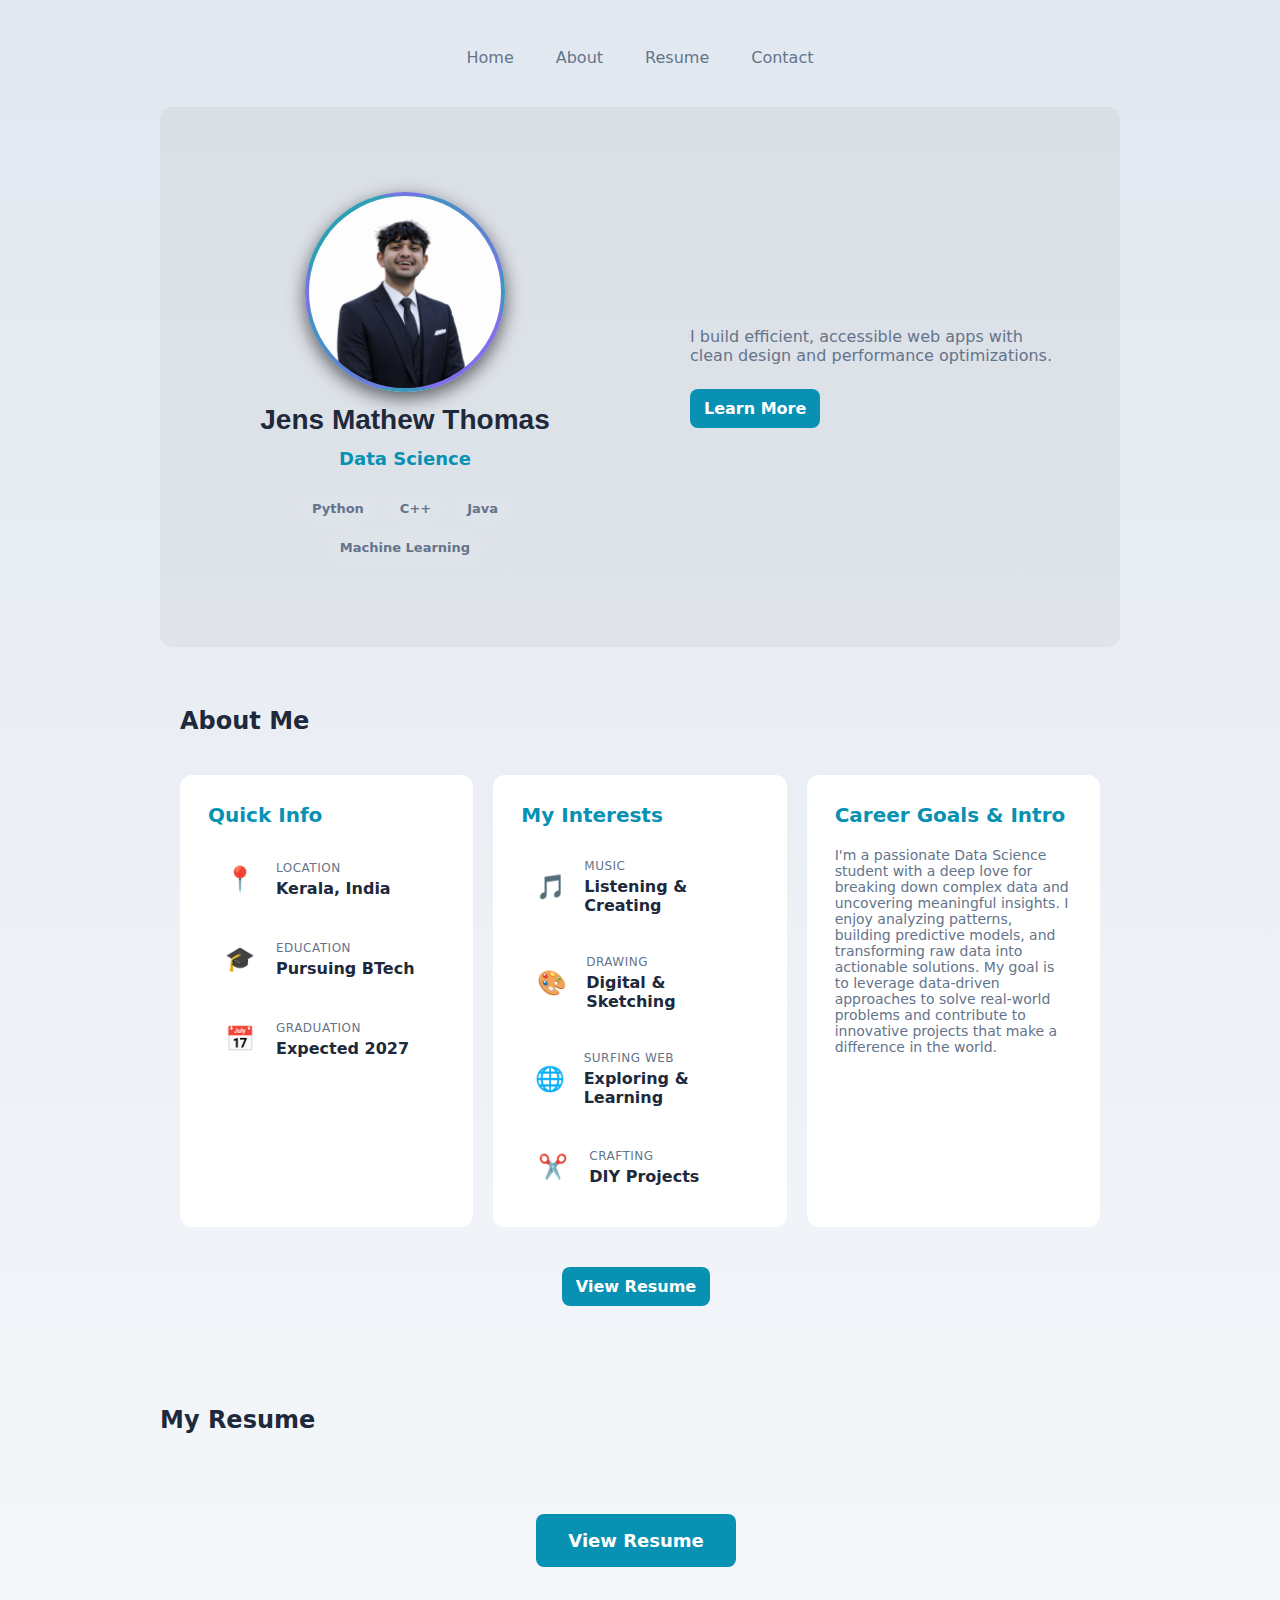
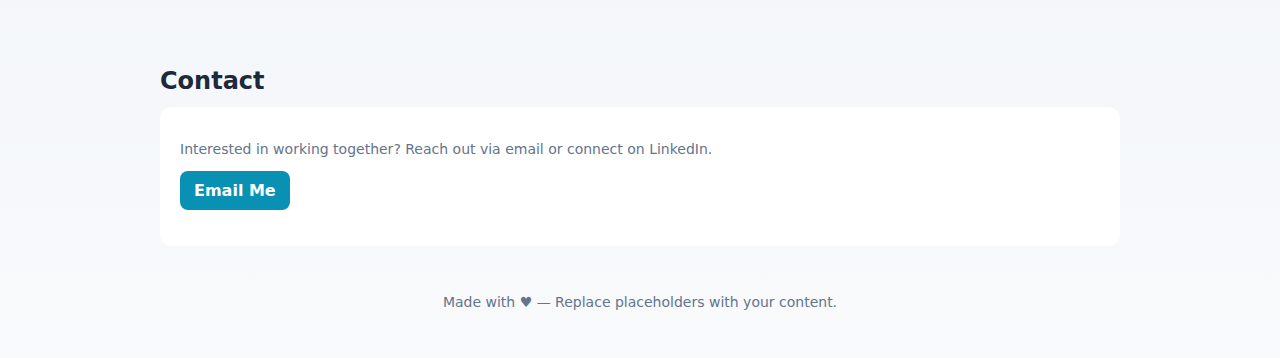
<file: index.html>
<!doctype html>
<html lang="en">
<head>
  <meta charset="utf-8" />
  <meta name="viewport" content="width=device-width,initial-scale=1" />
  <title>Portfolio — Your Name</title>
  <meta name="description" content="Personal portfolio showcasing projects and contact information." />
  <link rel="stylesheet" href="styles.css">
</head>
<body>
  <div class="container">
    <header>
      <nav>
        <a href="#home">Home</a>
        <a href="#about">About</a>
        <a href="#resume">Resume</a>
        <a href="contact.html">Contact</a>
      </nav>
    </header>
    <main>
      <section class="hero" id="home">
        <div class="profile">
          <div class="avatar"><img src="ChatGPT Image Feb 10, 2026, 04_46_55 PM.png" alt="Profile"></div>
          <div class="name">Jens Mathew Thomas</div>
          <div class="field">Data Science</div>
          <div class="chips" id="skills">
            <div class="chip">Python</div>
            <div class="chip">C++</div>
            <div class="chip">Java</div>
            <div class="chip">Machine Learning</div>
          </div>
        </div>
        <aside class="aside">
          <p>I build efficient, accessible web apps with clean design and performance optimizations.</p>
          <div style="margin-top:24px"><a class="btn" href="#about">Learn More</a></div>
        </aside>
      </section>

      <section id="about" class="about-section">
        <h2 style="margin:0 0 20px 0">About Me</h2>
        <div class="about-grid">
          <div class="about-card">
            <h3>Quick Info</h3>
            <div class="info-section">
              <div class="info-item">
                <span class="info-icon">📍</span>
                <div class="info-content">
                  <span class="info-label">Location</span>
                  <span class="info-value">Kerala, India</span>
                </div>
              </div>
              <div class="info-item">
                <span class="info-icon">🎓</span>
                <div class="info-content">
                  <span class="info-label">Education</span>
                  <span class="info-value">Pursuing BTech</span>
                </div>
              </div>
              <div class="info-item">
                <span class="info-icon">📅</span>
                <div class="info-content">
                  <span class="info-label">Graduation</span>
                  <span class="info-value">Expected 2027</span>
                </div>
              </div>
            </div>
          </div>
          <div class="about-card">
            <h3>My Interests</h3>
            <div class="info-section">
              <div class="info-item">
                <span class="info-icon">🎵</span>
                <div class="info-content">
                  <span class="info-label">Music</span>
                  <span class="info-value">Listening & Creating</span>
                </div>
              </div>
              <div class="info-item">
                <span class="info-icon">🎨</span>
                <div class="info-content">
                  <span class="info-label">Drawing</span>
                  <span class="info-value">Digital & Sketching</span>
                </div>
              </div>
              <div class="info-item">
                <span class="info-icon">🌐</span>
                <div class="info-content">
                  <span class="info-label">Surfing Web</span>
                  <span class="info-value">Exploring & Learning</span>
                </div>
              </div>
              <div class="info-item">
                <span class="info-icon">✂️</span>
                <div class="info-content">
                  <span class="info-label">Crafting</span>
                  <span class="info-value">DIY Projects</span>
                </div>
              </div>
            </div>
          </div>
          <div class="about-card">
            <h3>Career Goals & Intro</h3>
            <p class="muted">I'm a passionate Data Science student with a deep love for breaking down complex data and uncovering meaningful insights. I enjoy analyzing patterns, building predictive models, and transforming raw data into actionable solutions. My goal is to leverage data-driven approaches to solve real-world problems and contribute to innovative projects that make a difference in the world.</p>
          </div>
        </div>
        <div style="margin-top:40px;text-align:center">
          <a class="btn" href="resume.html">View Resume</a>
        </div>
      </section>

      <section id="resume">
        <h2 style="margin:0 0 20px 0">My Resume</h2>
        <div style="text-align:center;padding:60px 20px">
          <a class="btn" href="resume.html" style="font-size:18px;padding:16px 32px;">View Resume</a>
        </div>
      </section>

      <section id="contact">
        <h2 style="margin:0 0 12px 0">Contact</h2>
        <div class="card">
          <p class="muted">Interested in working together? Reach out via email or connect on LinkedIn.</p>
          <p style="margin-top:12px"><a class="btn" href="contact.html">Email Me</a></p>
        </div>
      </section>
    </main>

    <footer>Made with ♥ — Replace placeholders with your content.</footer>
  </div>
</body>
</html>
</file>
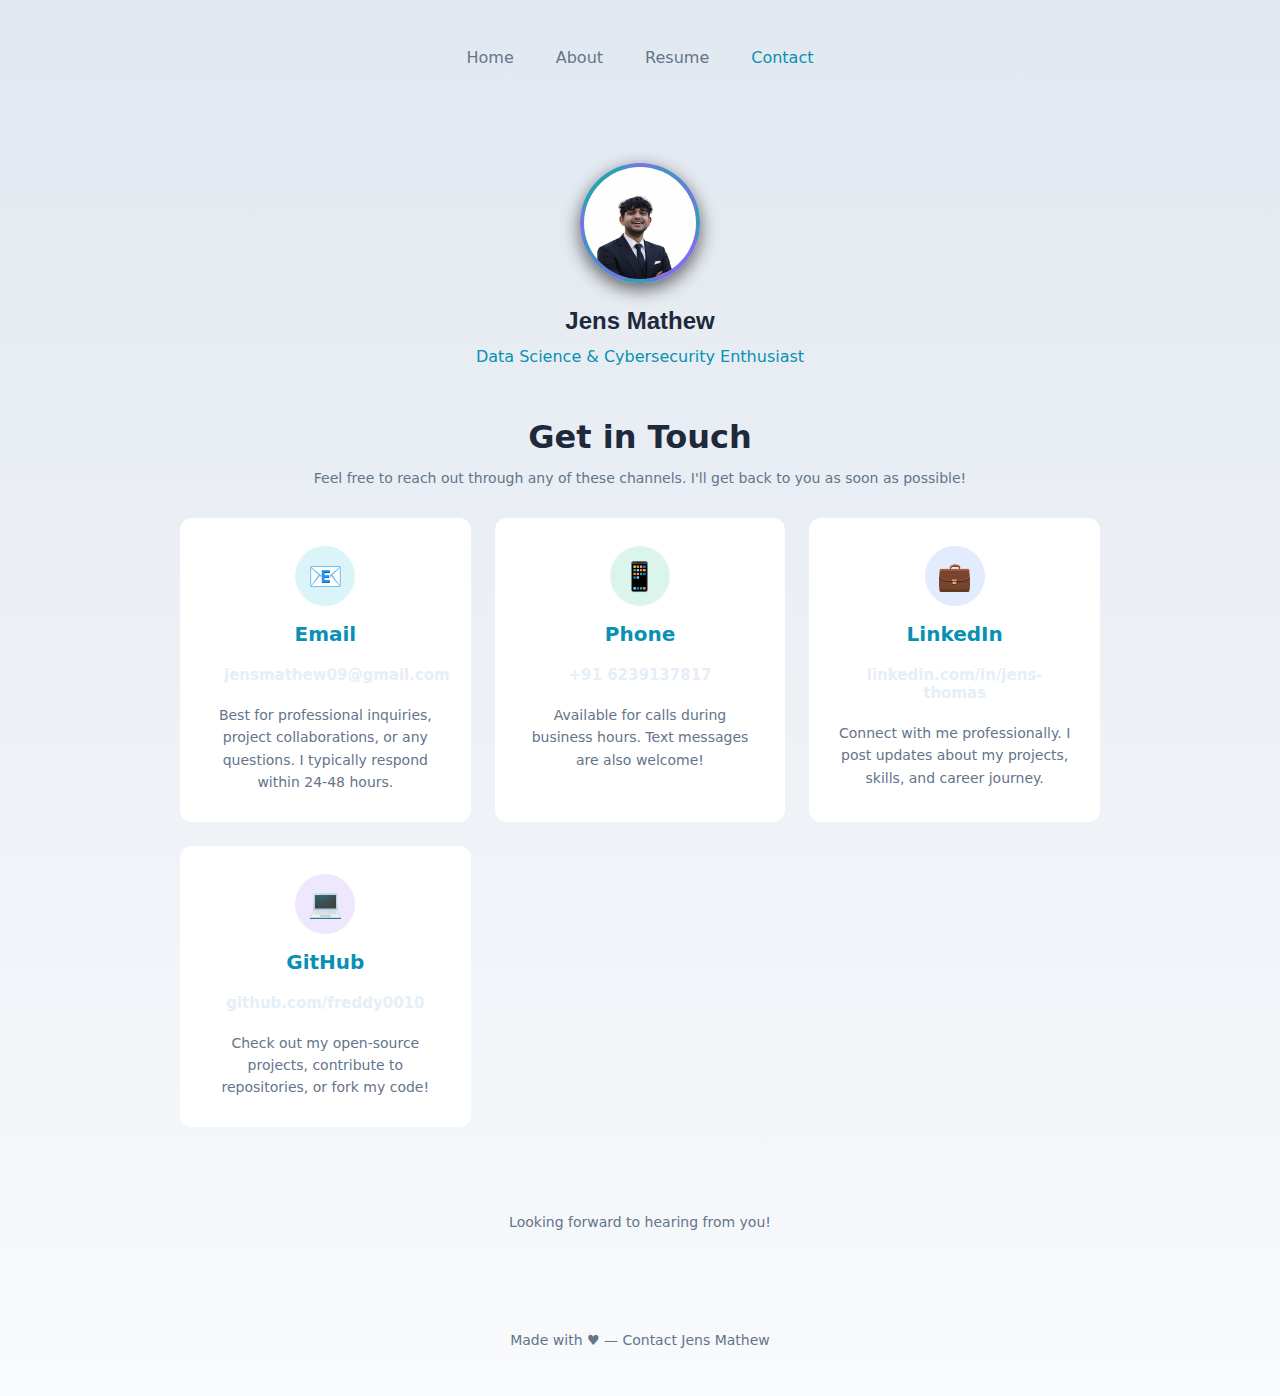
<file: contact.html>
<!doctype html>
<html lang="en">
<head>
  <meta charset="utf-8" />
  <meta name="viewport" content="width=device-width,initial-scale=1" />
  <title>Contact — Jens Mathew</title>
  <meta name="description" content="Get in touch with Jens Mathew via email, phone, LinkedIn, or GitHub." />
  <link rel="stylesheet" href="styles.css">
</head>
<body>
  <div class="container">
    <header>
      <nav>
        <a href="index.html#home">Home</a>
        <a href="index.html#about">About</a>
        <a href="index.html#resume">Resume</a>
        <a href="contact.html" class="active">Contact</a>
      </nav>
    </header>
    <main>
      <section class="contact-page-section">
        <div class="profile">
          <div class="avatar" style="width:120px;height:120px;"><img src="WhatsApp Image 2026-02-09 at 11.16.18 PM.jpeg" alt="Profile"></div>
          <div class="name" style="font-size:24px;margin-top:12px">Jens Mathew</div>
          <div class="field" style="font-size:16px;font-weight:500">Data Science & Cybersecurity Enthusiast</div>
        </div>

        <h1 style="margin:32px 0 8px 0;text-align:center">Get in Touch</h1>
        <p class="muted" style="text-align:center;margin-bottom:32px">Feel free to reach out through any of these channels. I'll get back to you as soon as possible!</p>

        <div class="contact-grid">
          <!-- Email -->
          <div class="contact-card">
            <div class="contact-icon-wrapper" style="background:rgba(6,182,212,0.15)">
              <span class="contact-icon">📧</span>
            </div>
            <h3>Email</h3>
            <a href="mailto:jensmathew09@gmail.com" class="contact-link">jensmathew09@gmail.com</a>
            <p class="contact-description">Best for professional inquiries, project collaborations, or any questions. I typically respond within 24-48 hours.</p>
          </div>

          <!-- Phone -->
          <div class="contact-card">
            <div class="contact-icon-wrapper" style="background:rgba(16,185,129,0.15)">
              <span class="contact-icon">📱</span>
            </div>
            <h3>Phone</h3>
            <a href="tel:+916239137817" class="contact-link">+91 6239137817</a>
            <p class="contact-description">Available for calls during business hours. Text messages are also welcome!</p>
          </div>

          <!-- LinkedIn -->
          <div class="contact-card">
            <div class="contact-icon-wrapper" style="background:rgba(59,130,246,0.15)">
              <span class="contact-icon">💼</span>
            </div>
            <h3>LinkedIn</h3>
            <a href="https://www.linkedin.com/in/jens-thomas-18a24a297/" target="_blank" rel="noopener noreferrer" class="contact-link">linkedin.com/in/jens-thomas</a>
            <p class="contact-description">Connect with me professionally. I post updates about my projects, skills, and career journey.</p>
          </div>

          <!-- GitHub -->
          <div class="contact-card">
            <div class="contact-icon-wrapper" style="background:rgba(139,92,246,0.15)">
              <span class="contact-icon">💻</span>
            </div>
            <h3>GitHub</h3>
            <a href="https://github.com/freddy0010" target="_blank" rel="noopener noreferrer" class="contact-link">github.com/freddy0010</a>
            <p class="contact-description">Check out my open-source projects, contribute to repositories, or fork my code!</p>
          </div>
        </div>

        <div class="contact-footer">
          <p class="muted">Looking forward to hearing from you!</p>
        </div>
      </section>
    </main>

    <footer>Made with ♥ — Contact Jens Mathew</footer>
  </div>

  <style>
    /* Contact page specific styles */
    .contact-page-section {
      padding: 40px 20px;
      max-width: 1000px;
      margin: 0 auto;
    }

    .contact-grid {
      display: grid;
      grid-template-columns: repeat(auto-fit, minmax(280px, 1fr));
      gap: 24px;
      margin-top: 20px;
    }

    .contact-card {
      background: var(--card);
      padding: 28px;
      border-radius: 12px;
      text-align: center;
      transition: transform 0.3s ease, box-shadow 0.3s ease;
    }

    .contact-card:hover {
      transform: translateY(-4px);
      box-shadow: 0 8px 24px rgba(0, 0, 0, 0.3);
    }

    .contact-icon-wrapper {
      width: 60px;
      height: 60px;
      border-radius: 50%;
      display: flex;
      align-items: center;
      justify-content: center;
      margin: 0 auto 16px;
    }

    .contact-icon {
      font-size: 28px;
    }

    .contact-card h3 {
      margin: 0 0 12px 0;
      color: var(--accent);
      font-size: 20px;
    }

    .contact-link {
      display: inline-block;
      color: #e6eef6;
      text-decoration: none;
      font-weight: 600;
      font-size: 15px;
      margin-bottom: 12px;
      padding: 8px 16px;
      background: rgba(255, 255, 255, 0.05);
      border-radius: 8px;
      transition: all 0.2s ease;
    }

    .contact-link:hover {
      background: rgba(255, 255, 255, 0.1);
      color: var(--accent);
    }

    .contact-description {
      margin: 0;
      color: var(--muted);
      font-size: 14px;
      line-height: 1.6;
    }

    .contact-footer {
      text-align: center;
      margin-top: 48px;
      padding-top: 24px;
      border-top: 1px solid rgba(255, 255, 255, 0.05);
    }

    nav a.active {
      color: var(--accent);
    }

    @media (max-width: 768px) {
      .contact-grid {
        grid-template-columns: 1fr;
      }
    }
  </style>
</body>
</html>
</file>
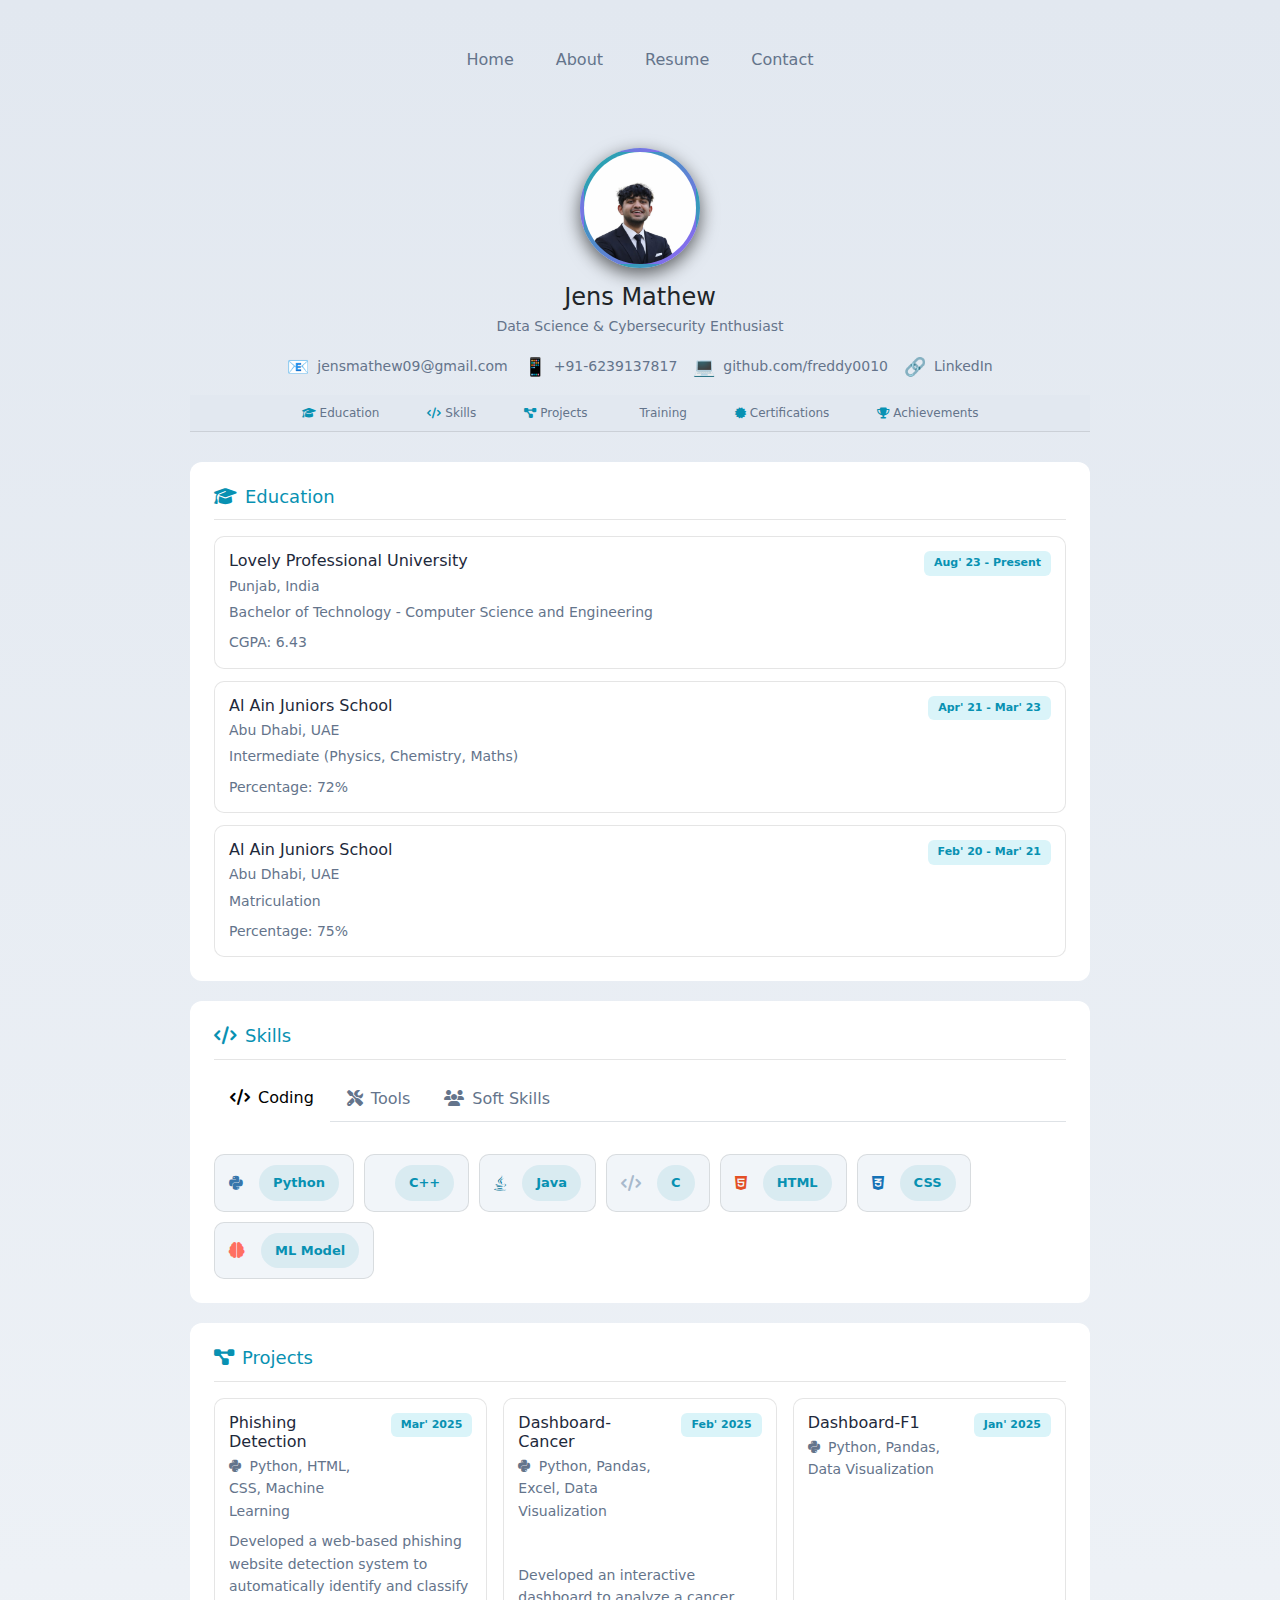
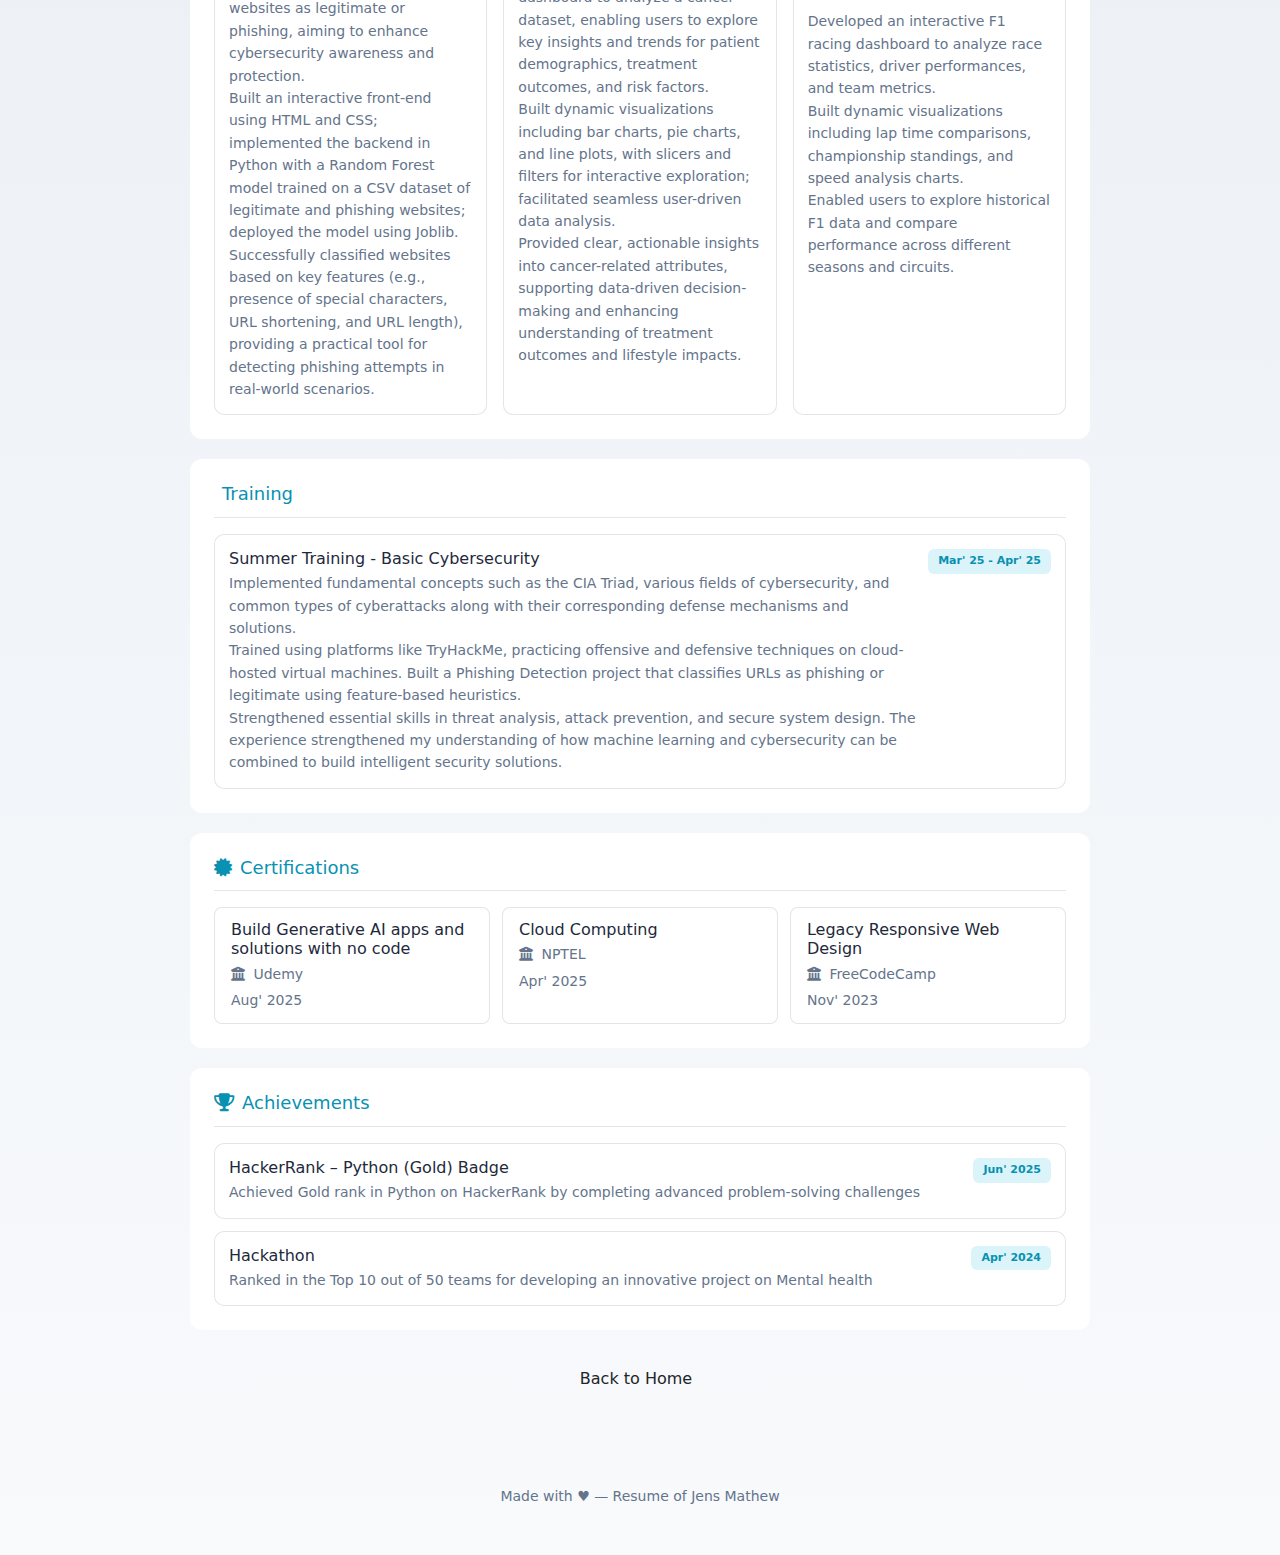
<file: resume.html>
<!doctype html>
<html lang="en">
<head>
  <meta charset="utf-8" />
  <meta name="viewport" content="width=device-width,initial-scale=1" />
  <title>Resume — Jens Mathew</title>
  <meta name="description" content="Resume and professional experience." />
  <link rel="stylesheet" href="styles.css">
  <link href="https://cdn.jsdelivr.net/npm/bootstrap@5.3.0/dist/css/bootstrap.min.css" rel="stylesheet">
  <link rel="stylesheet" href="https://cdnjs.cloudflare.com/ajax/libs/font-awesome/6.4.0/css/all.min.css">
</head>
<body>
  <div class="container">
    <header>
      <nav>
        <a href="index.html#home">Home</a>
        <a href="index.html#about">About</a>
        <a href="resume.html">Resume</a>
        <a href="index.html#contact">Contact</a>
      </nav>
    </header>
    <main>
      <section class="resume-section">
        <div style="text-align:center;margin-bottom:15px">
          <div class="avatar resume-avatar" style="margin:0 auto 15px;width:120px;height:120px;"><img src="WhatsApp Image 2026-02-09 at 11.16.18 PM.jpeg" alt="Profile"></div>
          <h1 style="margin:0;font-size:24px">Jens Mathew</h1>
          <p class="muted" style="font-size:14px;margin-top:4px">Data Science & Cybersecurity Enthusiast</p>
          
          <div class="contact-info" style="gap:16px;margin-top:10px">
            <a href="mailto:jensmathew09@gmail.com" class="contact-item">
              <span class="contact-icon">📧</span>
              <span>jensmathew09@gmail.com</span>
            </a>
            <a href="tel:+916239137817" class="contact-item">
              <span class="contact-icon">📱</span>
              <span>+91-6239137817</span>
            </a>
            <a href="https://github.com/freddy0010" target="_blank" class="contact-item">
              <span class="contact-icon">💻</span>
              <span>github.com/freddy0010</span>
            </a>
            <a href="https://www.linkedin.com/in/jens-thomas-18a24a297/" target="_blank" class="contact-item">
              <span class="contact-icon">🔗</span>
              <span>LinkedIn</span>
            </a>
          </div>
        </div>

        <!-- Section Navigation Bar -->
        <nav class="section-nav">
          <ul class="nav justify-content-center">
            <li class="nav-item">
              <a class="nav-link" href="#education"><i class="fas fa-graduation-cap me-1"></i>Education</a>
            </li>
            <li class="nav-item">
              <a class="nav-link" href="#skills"><i class="fas fa-code me-1"></i>Skills</a>
            </li>
            <li class="nav-item">
              <a class="nav-link" href="#projects"><i class="fas fa-project-diagram me-1"></i>Projects</a>
            </li>
            <li class="nav-item">
              <a class="nav-link" href="#training"><i class="fas fa-training me-1"></i>Training</a>
            </li>
            <li class="nav-item">
              <a class="nav-link" href="#certifications"><i class="fas fa-certificate me-1"></i>Certifications</a>
            </li>
            <li class="nav-item">
              <a class="nav-link" href="#achievements"><i class="fas fa-trophy me-1"></i>Achievements</a>
            </li>
          </ul>
        </nav>

        <div class="resume-grid">
          <div class="resume-card" id="education">
            <h3><i class="fas fa-graduation-cap me-2"></i>Education</h3>
            <div class="sub-boxes">
              <div class="sub-box">
                <div class="d-flex justify-content-between align-items-start">
                  <div>
                    <h4>Lovely Professional University</h4>
                    <p class="muted">Punjab, India</p>
                    <p class="muted">Bachelor of Technology - Computer Science and Engineering</p>
                  </div>
                  <span class="date-badge">Aug' 23 - Present</span>
                </div>
                <p class="muted mt-2">CGPA: 6.43</p>
              </div>
              <div class="sub-box">
                <div class="d-flex justify-content-between align-items-start">
                  <div>
                    <h4>Al Ain Juniors School</h4>
                    <p class="muted">Abu Dhabi, UAE</p>
                    <p class="muted">Intermediate (Physics, Chemistry, Maths)</p>
                  </div>
                  <span class="date-badge">Apr' 21 - Mar' 23</span>
                </div>
                <p class="muted mt-2">Percentage: 72%</p>
              </div>
              <div class="sub-box">
                <div class="d-flex justify-content-between align-items-start">
                  <div>
                    <h4>Al Ain Juniors School</h4>
                    <p class="muted">Abu Dhabi, UAE</p>
                    <p class="muted">Matriculation</p>
                  </div>
                  <span class="date-badge">Feb' 20 - Mar' 21</span>
                </div>
                <p class="muted mt-2">Percentage: 75%</p>
              </div>
            </div>
          </div>

          <div class="resume-card" id="skills">
            <h3><i class="fas fa-code me-2"></i>Skills</h3>
            
            <!-- Tabs for Skills -->
            <ul class="nav nav-tabs mb-3" id="skillsTab" role="tablist">
              <li class="nav-item" role="presentation">
                <button class="nav-link active" id="coding-tab" data-bs-toggle="tab" data-bs-target="#coding" type="button" role="tab">
                  <i class="fas fa-code me-2"></i>Coding
                </button>
              </li>
              <li class="nav-item" role="presentation">
                <button class="nav-link" id="tools-tab" data-bs-toggle="tab" data-bs-target="#tools" type="button" role="tab">
                  <i class="fas fa-tools me-2"></i>Tools
                </button>
              </li>
              <li class="nav-item" role="presentation">
                <button class="nav-link" id="soft-tab" data-bs-toggle="tab" data-bs-target="#soft" type="button" role="tab">
                  <i class="fas fa-users me-2"></i>Soft Skills
                </button>
              </li>
            </ul>
            
            <div class="tab-content" id="skillsTabContent">
              <!-- Coding Languages Tab -->
              <div class="tab-pane fade show active" id="coding" role="tabpanel">
                <div class="skills-sub-boxes">
                  <div class="skills-sub-box">
                    <i class="fab fa-python me-2" style="color:#3776ab"></i>
                    <span class="skill-tag">Python</span>
                  </div>
                  <div class="skills-sub-box">
                    <i class="fab fa-cplusplus me-2" style="color:#00599c"></i>
                    <span class="skill-tag">C++</span>
                  </div>
                  <div class="skills-sub-box">
                    <i class="fab fa-java me-2" style="color:#007396"></i>
                    <span class="skill-tag">Java</span>
                  </div>
                  <div class="skills-sub-box">
                    <i class="fas fa-code me-2" style="color:#A8B9CC"></i>
                    <span class="skill-tag">C</span>
                  </div>
                  <div class="skills-sub-box">
                    <i class="fab fa-html5 me-2" style="color:#E34F26"></i>
                    <span class="skill-tag">HTML</span>
                  </div>
                  <div class="skills-sub-box">
                    <i class="fab fa-css3-alt me-2" style="color:#1572B6"></i>
                    <span class="skill-tag">CSS</span>
                  </div>
                  <div class="skills-sub-box">
                    <i class="fas fa-brain me-2" style="color:#FF6F61"></i>
                    <span class="skill-tag">ML Model</span>
                  </div>
                </div>
              </div>
              
              <!-- Tools Tab -->
              <div class="tab-pane fade" id="tools" role="tabpanel">
                <div class="skills-sub-boxes">
                  <div class="skills-sub-box">
                    <i class="fab fa-jupyter me-2" style="color:#F37626"></i>
                    <span class="skill-tag">Jupyter</span>
                  </div>
                  <div class="skills-sub-box">
                    <i class="fas fa-chart-bar me-2" style="color:#F2C811"></i>
                    <span class="skill-tag">Power BI</span>
                  </div>
                  <div class="skills-sub-box">
                    <i class="fas fa-file-excel me-2" style="color:#217346"></i>
                    <span class="skill-tag">Excel</span>
                  </div>
                  <div class="skills-sub-box">
                    <i class="fas fa-code me-2" style="color:#5C2D91"></i>
                    <span class="skill-tag">VS Studio</span>
                  </div>
                  <div class="skills-sub-box">
                    <i class="fab fa-bootstrap me-2" style="color:#7952B3"></i>
                    <span class="skill-tag">Bootstrap</span>
                  </div>
                </div>
              </div>
              
              <!-- Soft Skills Tab -->
              <div class="tab-pane fade" id="soft" role="tabpanel">
                <div class="skills-sub-boxes">
                  <div class="skills-sub-box">
                    <i class="fas fa-lightbulb me-2" style="color:#FFD700"></i>
                    <span class="skill-tag">Problem-Solving</span>
                  </div>
                  <div class="skills-sub-box">
                    <i class="fas fa-users me-2" style="color:#4CAF50"></i>
                    <span class="skill-tag">Team Player</span>
                  </div>
                  <div class="skills-sub-box">
                    <i class="fas fa-tasks me-2" style="color:#2196F3"></i>
                    <span class="skill-tag">Project Management</span>
                  </div>
                  <div class="skills-sub-box">
                    <i class="fas fa-sync-alt me-2" style="color:#9C27B0"></i>
                    <span class="skill-tag">Adaptability</span>
                  </div>
                </div>
              </div>
            </div>
          </div>

          <div class="resume-card" id="projects">
            <h3><i class="fas fa-project-diagram me-2"></i>Projects</h3>
            <div class="sub-boxes project-row">
              <div class="sub-box project-sub-box" style="cursor:pointer" onclick="window.open('https://github.com/freddy0010/phishing-website-', '_blank')">
                <div>
                  <h4>Phishing Detection</h4>
                  <p class="muted"><i class="fab fa-python me-1"></i> Python, HTML, CSS, Machine Learning</p>
                </div>
                <span class="date-badge">Mar' 2025</span>
                <div style="grid-column:1/-1">
                  <p>Developed a web-based phishing website detection system to automatically identify and classify websites as legitimate or phishing, aiming to enhance cybersecurity awareness and protection.</p>
                  <p>Built an interactive front-end using HTML and CSS; implemented the backend in Python with a Random Forest model trained on a CSV dataset of legitimate and phishing websites; deployed the model using Joblib.</p>
                  <p>Successfully classified websites based on key features (e.g., presence of special characters, URL shortening, and URL length), providing a practical tool for detecting phishing attempts in real-world scenarios.</p>
                </div>
                <div class="skills-hover">
                  <img src="m1.png" alt="Phishing Detection" class="project-image" style="width:100%;max-width:150px;height:100px;object-fit:cover;border-radius:8px;" onerror="this.style.display='none'">
                  <h5>Phishing Detection</h5>
                  <span class="skill-tag"><i class="fab fa-python me-1"></i> Python</span>
                  <span class="skill-tag"><i class="fab fa-html5 me-1"></i> HTML</span>
                  <span class="skill-tag"><i class="fab fa-css3-alt me-1"></i> CSS</span>
                  <span class="skill-tag"><i class="fas fa-brain me-1"></i> ML</span>
                </div>
              </div>
              <div class="sub-box project-sub-box" style="cursor:pointer" onclick="window.open('https://github.com/freddy0010/dashboard-/blob/main/cancer_dataset%20-%20CopyFi.xlsx', '_blank')">
                <div>
                  <h4>Dashboard-Cancer</h4>
                  <p class="muted"><i class="fab fa-python me-1"></i> Python, Pandas, Excel, Data Visualization</p>
                </div>
                <span class="date-badge">Feb' 2025</span>
                <div style="grid-column:1/-1">
                  <p>Developed an interactive dashboard to analyze a cancer dataset, enabling users to explore key insights and trends for patient demographics, treatment outcomes, and risk factors.</p>
                  <p>Built dynamic visualizations including bar charts, pie charts, and line plots, with slicers and filters for interactive exploration; facilitated seamless user-driven data analysis.</p>
                  <p>Provided clear, actionable insights into cancer-related attributes, supporting data-driven decision-making and enhancing understanding of treatment outcomes and lifestyle impacts.</p>
                </div>
                <div class="skills-hover">
                  <img src="s2.png" alt="Dashboard-Cancer" class="project-image" style="width:100%;max-width:150px;height:100px;object-fit:cover;border-radius:8px;" onerror="this.style.display='none'">
                  <h5>Dashboard-Cancer</h5>
                  <span class="skill-tag"><i class="fab fa-python me-1"></i> Python</span>
                  <span class="skill-tag"><i class="fas fa-table me-1"></i> Pandas</span>
                  <span class="skill-tag"><i class="fas fa-file-excel me-1"></i> Excel</span>
                  <span class="skill-tag"><i class="fas fa-chart-bar me-1"></i> Data Viz</span>
                </div>
              </div>
              <div class="sub-box project-sub-box" style="cursor:pointer" onclick="window.open('https://www.linkedin.com/feed/update/urn:li:activity:7407774467973640193/?originTrackingId=t4V%2FsJz4OBoUVzAgsZlCIQ%3D%3D', '_blank')">
                <div>
                  <h4>Dashboard-F1</h4>
                  <p class="muted"><i class="fab fa-python me-1"></i> Python, Pandas, Data Visualization</p>
                </div>
                <span class="date-badge">Jan' 2025</span>
                <div style="grid-column:1/-1">
                  <p>Developed an interactive F1 racing dashboard to analyze race statistics, driver performances, and team metrics.</p>
                  <p>Built dynamic visualizations including lap time comparisons, championship standings, and speed analysis charts.</p>
                  <p>Enabled users to explore historical F1 data and compare performance across different seasons and circuits.</p>
                </div>
                <div class="skills-hover">
                  <img src="s3.png" alt="Dashboard-F1" class="project-image" style="width:100%;max-width:150px;height:100px;object-fit:cover;border-radius:8px;" onerror="this.style.display='none'">
                  <h5>Dashboard-F1</h5>
                  <span class="skill-tag"><i class="fab fa-python me-1"></i> Python</span>
                  <span class="skill-tag"><i class="fas fa-table me-1"></i> Pandas</span>
                  <span class="skill-tag"><i class="fas fa-chart-bar me-1"></i> Data Viz</span>
                </div>
              </div>
            </div>
          </div>

          <div class="resume-card" id="training">
            <h3><i class="fas fa-training me-2"></i>Training</h3>
            <div class="sub-boxes">
              <div class="sub-box">
                <div class="d-flex justify-content-between align-items-start">
                  <div>
                    <h4>Summer Training - Basic Cybersecurity</h4>
                    <p>Implemented fundamental concepts such as the CIA Triad, various fields of cybersecurity, and common types of cyberattacks along with their corresponding defense mechanisms and solutions.</p>
                    <p>Trained using platforms like TryHackMe, practicing offensive and defensive techniques on cloud-hosted virtual machines. Built a Phishing Detection project that classifies URLs as phishing or legitimate using feature-based heuristics.</p>
                    <p>Strengthened essential skills in threat analysis, attack prevention, and secure system design. The experience strengthened my understanding of how machine learning and cybersecurity can be combined to build intelligent security solutions.</p>
                  </div>
                  <span class="date-badge">Mar' 25 - Apr' 25</span>
                </div>
              </div>
            </div>
          </div>

          <div class="resume-card" id="certifications">
            <h3><i class="fas fa-certificate me-2"></i>Certifications</h3>
            <div class="sub-boxes">
              <div class="sub-box" onclick="showCertModal('genai')">
                <h4>Build Generative AI apps and solutions with no code</h4>
                <p class="muted"><i class="fas fa-university me-1"></i> Udemy</p>
                <p class="muted">Aug' 2025</p>
              </div>
              <div class="sub-box" onclick="showCertModal('cloud')">
                <h4>Cloud Computing</h4>
                <p class="muted"><i class="fas fa-university me-1"></i> NPTEL</p>
                <p class="muted">Apr' 2025</p>
              </div>
              <div class="sub-box" onclick="showCertModal('web')">
                <h4>Legacy Responsive Web Design</h4>
                <p class="muted"><i class="fas fa-university me-1"></i> FreeCodeCamp</p>
                <p class="muted">Nov' 2023</p>
              </div>
            </div>
          </div>

          <!-- Certificate Modals -->
          <div class="cert-modal" id="certModal" onclick="closeCertModal(event)">
            <div class="cert-modal-content" onclick="event.stopPropagation()">
              <span class="cert-modal-close" onclick="closeCertModal(event)">&times;</span>
              <div class="cert-modal-image" id="certImage"><img src="m2.png" alt="Certificate" style="width:100%;height:200px;object-fit:cover;border-radius:8px;"></div>
              <h3 id="certTitle">Certificate Title</h3>
              <p class="org" id="certOrg">Organization</p>
              <p class="date" id="certDate">Date</p>
            </div>
          </div>

          <div class="resume-card" id="achievements">
            <h3><i class="fas fa-trophy me-2"></i>Achievements</h3>
            <div class="sub-boxes">
              <div class="sub-box">
                <div class="d-flex justify-content-between align-items-start">
                  <div>
                    <h4>HackerRank – Python (Gold) Badge</h4>
                    <p>Achieved Gold rank in Python on HackerRank by completing advanced problem-solving challenges</p>
                  </div>
                  <span class="date-badge">Jun' 2025</span>
                </div>
              </div>
              <div class="sub-box">
                <div class="d-flex justify-content-between align-items-start">
                  <div>
                    <h4>Hackathon</h4>
                    <p>Ranked in the Top 10 out of 50 teams for developing an innovative project on Mental health</p>
                  </div>
                  <span class="date-badge">Apr' 2024</span>
                </div>
              </div>
            </div>
          </div>
        </div>

        <div style="text-align:center;margin-top:30px">
          <a class="btn" href="index.html">Back to Home</a>
        </div>
      </section>
    </main>

    <footer>Made with ♥ — Resume of Jens Mathew</footer>
  </div>
  
  <script src="https://cdn.jsdelivr.net/npm/bootstrap@5.3.0/dist/js/bootstrap.bundle.min.js"></script>
  <script>
    const certData = {
      'genai': { title: 'Build Generative AI apps and solutions with no code', org: 'Udemy', date: 'Aug\' 2025', icon: 'fa-robot', image: 'm2.png' },
      'cloud': { title: 'Cloud Computing', org: 'NPTEL', date: 'Apr\' 2025', icon: 'fa-cloud', image: 'cyber certi.png' },
      'web': { title: 'Legacy Responsive Web Design', org: 'FreeCodeCamp', date: 'Nov\' 2023', icon: 'fa-code', image: 'html freecode camp.png' }
    };
    
    function showCertModal(certId) {
      const cert = certData[certId];
      document.getElementById('certTitle').textContent = cert.title;
      document.getElementById('certOrg').innerHTML = '<i class="fas fa-university me-1"></i> ' + cert.org;
      document.getElementById('certDate').textContent = cert.date;
      if (cert.image) {
        document.getElementById('certImage').innerHTML = '<img src="' + cert.image + '" alt="Certificate" style="width:100%;height:200px;object-fit:cover;border-radius:8px;">';
      } else {
        document.getElementById('certImage').innerHTML = '<i class="fas ' + cert.icon + '" style="color:white"></i>';
      }
      document.getElementById('certModal').classList.add('active');
    }
    
    function closeCertModal(event) {
      if (event) event.stopPropagation();
      document.getElementById('certModal').classList.remove('active');
    }
  </script>
</body>
</html>
</file>
<file: styles.css>
:root{--bg:#f8fafc;--card:#ffffff;--accent:#0891b2;--muted:#64748b;--glass:rgba(0,0,0,0.04)}
*{box-sizing:border-box}
body{margin:0;font-family:Inter,system-ui,-apple-system,Segoe UI,Roboto,"Helvetica Neue",Arial;color:#1e293b;background:linear-gradient(180deg,#e2e8f0 0%,var(--bg) 100%);-webkit-font-smoothing:antialiased}
.container{max-width:1000px;margin:48px auto;padding:0 20px}
header{display:flex;align-items:center;justify-content:center;margin-bottom:36px}
nav a{color:var(--muted);text-decoration:none;margin:0 12px}
nav{display:flex;justify-content:center;gap:18px}
.hero{display:grid;grid-template-columns:1fr;gap:40px;background:var(--glass);padding:40px;border-radius:12px;min-height:60vh;align-items:center}
.hero h1{margin:0;font-size:28px}
.hero p{margin:0;color:var(--muted)}
.btn{display:inline-block;padding:10px 14px;border-radius:8px;text-decoration:none;color:#ffffff;background:#0891b2;font-weight:600;margin-right:8px}
section{margin-top:40px}
.grid{display:grid;grid-template-columns:repeat(auto-fit,minmax(220px,1fr));gap:16px}
.card{background:var(--card);padding:20px;border-radius:12px}
.card h3{margin:0 0 8px 0}
.muted{color:var(--muted);font-size:14px}
footer{margin:48px 0 24px;color:var(--muted);font-size:14px;text-align:center}

/* Profile styles */
.profile{display:flex;flex-direction:column;align-items:center;gap:12px;padding:20px}
.avatar{width:200px;height:200px;border-radius:50%;overflow:hidden;box-shadow:0 6px 18px rgba(0,0,0,0.6);border:4px solid rgba(255,255,255,0.06);background:linear-gradient(135deg,#0ea5a4,#8b5cf6);margin:0 auto}
.avatar img{width:100%;height:100%;object-fit:cover;display:block;object-position:center 20%;transform:scale(1.3);}
.resume-avatar img{object-position:center 15%;transform:scale(1.4);}
.name{font-size:28px;font-family:'Arial',sans-serif;text-align:center;font-weight:700}
.field{font-weight:700;font-size:18px;text-align:center;color:var(--accent)}
.chips{display:flex;flex-wrap:wrap;gap:8px;justify-content:center;margin-top:12px}
.chip{background:rgba(255,255,255,0.06);padding:8px 14px;border-radius:999px;color:var(--muted);font-weight:600;font-size:13px}

/* Aside styles */
.hero .aside{padding:20px;display:flex;flex-direction:column;justify-content:center}

/* About section */
.about-section{display:flex;flex-direction:column;justify-content:center;padding:60px 20px;max-width:1200px;margin:0 auto}
.about-grid{display:grid;grid-template-columns:repeat(auto-fit,minmax(280px,1fr));gap:20px;margin-top:20px}
.about-card{background:var(--card);padding:28px;border-radius:12px}
.about-card h3{margin:0 0 20px 0;color:var(--accent);font-size:20px}
.info-section{display:flex;flex-direction:column;gap:16px}
.info-item{display:flex;align-items:center;gap:16px;padding:12px;background:rgba(255,255,255,0.03);border-radius:10px;transition:background 0.2s}
.info-item:hover{background:rgba(255,255,255,0.06)}
.info-icon{font-size:24px;width:40px;height:40px;display:flex;align-items:center;justify-content:center;background:rgba(255,255,255,0.05);border-radius:10px}
.info-content{display:flex;flex-direction:column;gap:4px}
.info-label{font-size:12px;color:var(--muted);text-transform:uppercase;letter-spacing:0.5px}
.info-value{font-size:16px;color:#1e293b;font-weight:600}

/* Resume section */
.resume-content{background:var(--card);padding:30px;border-radius:12px}

/* Resume page styles */
.resume-section{padding:40px 0;max-width:900px;margin:0 auto}
.resume-grid{display:flex;flex-direction:column;gap:20px;margin-top:30px}
.resume-card{background:var(--card);padding:24px;border-radius:12px;width:100%}
.resume-card h3{margin:0 0 16px 0;color:var(--accent);font-size:18px;border-bottom:1px solid rgba(0,0,0,0.1);padding-bottom:12px}
.resume-item{margin-bottom:16px}
.resume-item:last-child{margin-bottom:0}
.resume-item h4{margin:0 0 4px 0;font-size:16px;color:#1e293b}
.skills-list{display:flex;flex-wrap:nowrap;gap:8px;overflow-x:auto;padding-bottom:4px}
.skill-tag{background:rgba(8,145,178,0.1);padding:8px 14px;border-radius:999px;color:var(--accent);font-weight:600;font-size:13px}

/* Contact icons */
.contact-info{display:flex;flex-wrap:wrap;justify-content:center;gap:24px;margin-top:16px}
.contact-item{display:flex;align-items:center;gap:8px;color:var(--muted);text-decoration:none;font-size:14px}
.contact-item:hover{color:var(--accent)}
.contact-icon{font-size:18px}

/* Section Navigation Bar */
.section-nav{position:static;z-index:100;background:#e2e8f0;border-bottom:1px solid rgba(0,0,0,0.1);padding:4px 0;margin-bottom:20px}
.section-nav .nav{justify-content:center;flex-wrap:wrap;gap:4px}
.section-nav .nav-link{color:var(--muted);text-decoration:none;padding:5px 10px;border-radius:6px;transition:all 0.3s ease;font-size:12px}
.section-nav .nav-link:hover{color:var(--accent);background:rgba(255,255,255,0.05)}
.section-nav .nav-link i{color:var(--accent);font-size:11px;margin-right:3px}

/* Date Badge */
.date-badge{background:rgba(6,182,212,0.15);color:var(--accent);padding:4px 10px;border-radius:6px;font-size:11px;font-weight:600;white-space:nowrap;margin-left:10px}

/* Sub-boxes with hover effect */
.sub-boxes{display:flex;flex-direction:column;gap:12px}
.sub-box{background:#ffffff;padding:14px;border-radius:10px;border:1px solid rgba(0,0,0,0.1);transition:all 0.3s ease}
.sub-boxes.project-row{flex-direction:row;gap:16px}
.sub-boxes.project-row .sub-box{flex:1;padding:14px;position:relative;overflow:hidden}
.sub-boxes.project-row .sub-box:hover .skills-hover{display:flex}
.skills-hover{position:absolute;top:0;left:0;right:0;bottom:0;background:rgba(248,250,252,0.98);display:none;flex-direction:column;align-items:center;justify-content:center;padding:20px;text-align:center;border-radius:10px;z-index:10;border:2px solid var(--accent)}
.skills-hover .project-image{width:100%;max-width:150px;height:100px;background:linear-gradient(135deg,var(--accent),#8b5cf6);border-radius:8px;margin-bottom:12px;display:flex;align-items:center;justify-content:center;font-size:40px}
.skills-hover h5{color:var(--accent);margin:8px 0;font-size:14px}
.skills-hover .skill-tag{background:rgba(6,182,212,0.2);color:var(--accent);padding:6px 12px;border-radius:6px;margin:3px;font-size:11px;display:inline-flex;align-items:center}
.project-sub-box{display:grid;grid-template-columns:1fr auto;gap:8px;align-items:start}
/* Certifications horizontal layout */
#certifications .sub-boxes{flex-direction:row;flex-wrap:wrap;gap:12px}
#certifications .sub-box{flex:1;min-width:200px;max-width:calc(33.33% - 8px);padding:12px 16px;border-radius:8px;cursor:pointer}
#certifications .sub-box:hover{background:rgba(255,255,255,0.08);border-color:var(--accent)}
/* Certificate Modal */
.cert-modal{position:fixed;top:0;left:0;right:0;bottom:0;background:rgba(0,0,0,0.8);display:none;align-items:center;justify-content:center;z-index:1000;padding:20px}
.cert-modal.active{display:flex}
.cert-modal-content{background:var(--card);padding:30px;border-radius:12px;max-width:500px;width:100%;position:relative;text-align:center}
.cert-modal-close{position:absolute;top:10px;right:15px;font-size:24px;cursor:pointer;color:var(--muted)}
.cert-modal-close:hover{color:var(--accent)}
.cert-modal-image{width:100%;height:200px;background:linear-gradient(135deg,var(--accent),#8b5cf6);border-radius:8px;margin-bottom:20px;display:flex;align-items:center;justify-content:center;font-size:60px}
.cert-modal h3{color:var(--accent);margin-bottom:10px}
.cert-modal .org{color:var(--muted);margin-bottom:5px}
.cert-modal .date{color:var(--accent);font-size:14px}
.sub-box:hover{background:#f1f5f9;border-color:var(--accent);transform:translateX(4px)}
.sub-box h4{margin:0 0 4px 0;font-size:16px;color:#1e293b}
.sub-box p{margin:0;color:var(--muted);font-size:14px;line-height:1.6}
.sub-box .muted{margin-top:4px}
.skills-sub-boxes{display:flex;flex-wrap:wrap;gap:10px}
.skills-sub-box{background:#f1f5f9;padding:10px 14px;border-radius:10px;border:1px solid rgba(0,0,0,0.1);transition:all 0.3s ease;display:flex;align-items:center;gap:8px}
.skills-sub-box:hover{background:#e2e8f0;border-color:var(--accent);transform:translateY(-2px)}
.skills-sub-box .skill-tag{margin:0}
.skills-category{margin-bottom:12px}
.skills-category:last-child{margin-bottom:0}
.skills-category h4{margin:0 0 8px 0;font-size:14px;color:var(--muted);text-transform:uppercase;letter-spacing:0.5px}

/* Bootstrap tabs customization */
.nav-tabs{border-bottom:1px solid rgba(0,0,0,0.1)}
.nav-tabs .nav-link{color:var(--muted);border:none;border-radius:8px 8px 0 0;padding:10px 16px}
.nav-tabs .nav-link:hover{color:var(--accent);border:none;background:rgba(255,255,255,0.05)}
.nav-tabs .nav-link.active{color:var(--accent);background:#f1f5f9;border:none;border-bottom:2px solid var(--accent)}
.nav-tabs .nav-link i{color:inherit}
.tab-content{padding-top:16px}

/* Desktop layout */
@media(min-width:900px){
  .hero{grid-template-columns:1fr 1fr;gap:60px}
}

/* Responsive adjustments */
@media (max-width: 768px) {
  .section-nav .nav-link{padding:4px 8px;font-size:10px}
  .date-badge{font-size:10px;padding:3px 6px}
  .sub-box{padding:10px}
}
</file>
